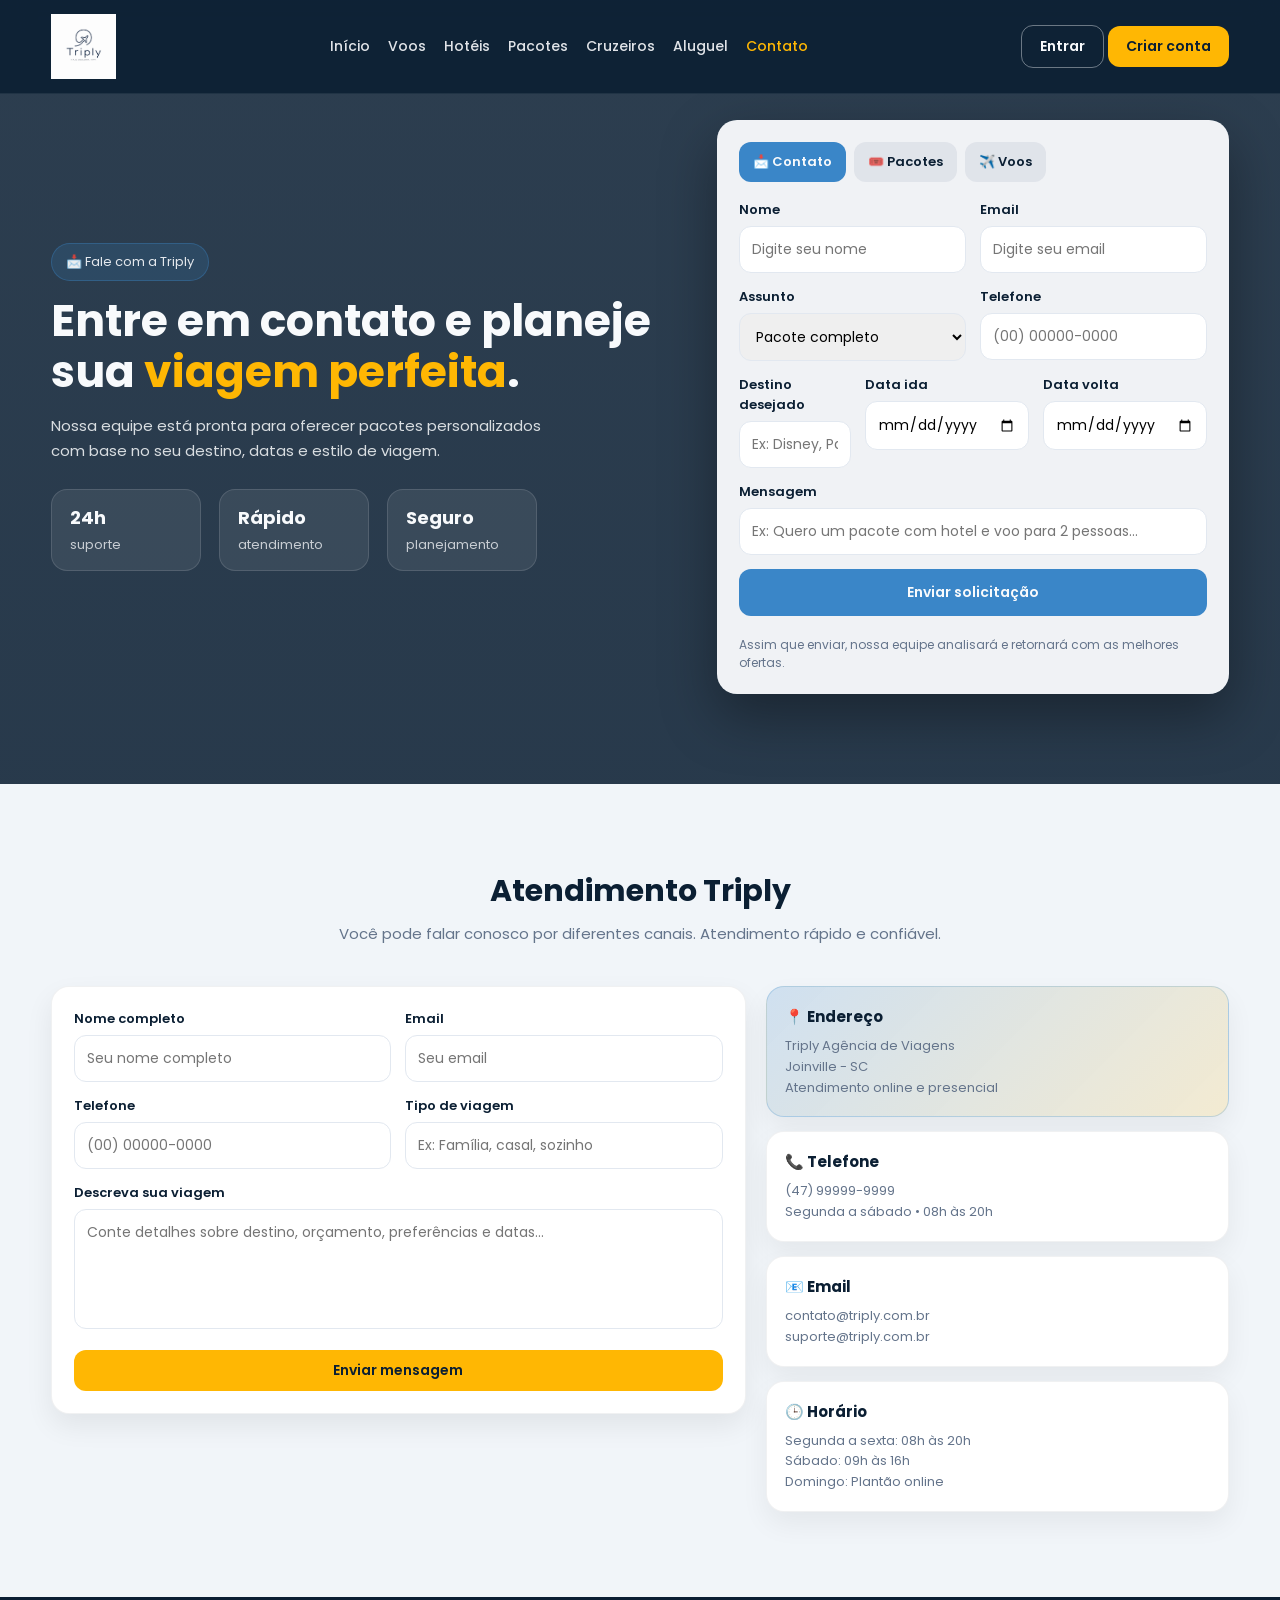
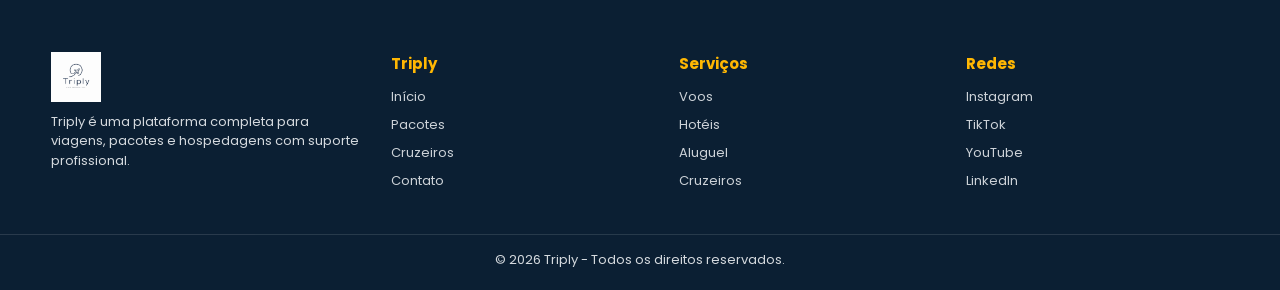
<file: assets/contato.html>
<!DOCTYPE html>
<html lang="pt-BR">
<head>
  <meta charset="UTF-8" />
  <meta name="viewport" content="width=device-width, initial-scale=1.0" />
  <title>Triply | Contato</title>

  <link rel="preconnect" href="https://fonts.googleapis.com">
  <link rel="preconnect" href="https://fonts.gstatic.com" crossorigin>

  <link href="https://fonts.googleapis.com/css2?family=Poppins:wght@300;400;500;600;700&display=swap" rel="stylesheet">

  <link rel="stylesheet" href="style.css">
</head>

<body>

 
  <header class="header">
    <div class="container header-inner">

      <a href="index.html">
        <img src="logo.png" alt="Logo Triply" class="brand-logo">
      </a>

      <nav class="nav">
        <a href="index.html">Início</a>
        <a href="voos.html">Voos</a>
        <a href="hoteis.html">Hotéis</a>
        <a href="pacotes.html">Pacotes</a>
        <a href="cruzeiros.html">Cruzeiros</a>
        <a href="aluguel.html">Aluguel</a>
        <a class="active" href="contato.html">Contato</a>
      </nav>

      <div class="header-actions">
        <a class="btn btn-outline" href="#">Entrar</a>
        <a class="btn btn-primary" href="#">Criar conta</a>
      </div>

    </div>
  </header>


  <section class="hero" style="background-image:url('https://images.unsplash.com/photo-1526779259212-939e64788e3f?auto=format&fit=crop&w=1600&q=80');">
    <div class="container">

      <div class="hero-inner">

        <div class="hero-text">
          <p class="hero-badge">📩 Fale com a Triply</p>

          <h1>Entre em contato e planeje sua <span>viagem perfeita</span>.</h1>

          <p class="hero-subtitle">
            Nossa equipe está pronta para oferecer pacotes personalizados com base no seu destino,
            datas e estilo de viagem.
          </p>

          <div class="hero-stats">
            <div class="stat">
              <strong>24h</strong>
              <span>suporte</span>
            </div>

            <div class="stat">
              <strong>Rápido</strong>
              <span>atendimento</span>
            </div>

            <div class="stat">
              <strong>Seguro</strong>
              <span>planejamento</span>
            </div>
          </div>
        </div>

        
        <div class="search-box">
          <div class="search-tabs">
            <button class="tab active" type="button">📩 Contato</button>
            <button class="tab" type="button">🎟️ Pacotes</button>
            <button class="tab" type="button">✈️ Voos</button>
          </div>

          <form class="search-form">
            <div class="form-row">
              <div class="form-group">
                <label for="nome">Nome</label>
                <input id="nome" type="text" placeholder="Digite seu nome" required>
              </div>

              <div class="form-group">
                <label for="email">Email</label>
                <input id="email" type="email" placeholder="Digite seu email" required>
              </div>
            </div>

            <div class="form-row">
              <div class="form-group">
                <label for="assunto">Assunto</label>
                <select id="assunto">
                  <option>Pacote completo</option>
                  <option>Passagem aérea</option>
                  <option>Hospedagem</option>
                  <option>Cruzeiro</option>
                  <option>Aluguel de lugar</option>
                  <option>Outro</option>
                </select>
              </div>

              <div class="form-group">
                <label for="telefone">Telefone</label>
                <input id="telefone" type="tel" placeholder="(00) 00000-0000" required>
              </div>
            </div>

            <div class="form-row three">
              <div class="form-group">
                <label for="destino">Destino desejado</label>
                <input id="destino" type="text" placeholder="Ex: Disney, Paris, Rio" required>
              </div>

              <div class="form-group">
                <label for="ida">Data ida</label>
                <input id="ida" type="date" required>
              </div>

              <div class="form-group">
                <label for="volta">Data volta</label>
                <input id="volta" type="date">
              </div>
            </div>

            <div class="form-group">
              <label for="mensagem">Mensagem</label>
              <input id="mensagem" type="text" placeholder="Ex: Quero um pacote com hotel e voo para 2 pessoas..." required>
            </div>

            <button class="btn btn-search" type="submit">Enviar solicitação</button>

            <p class="search-note">
              Assim que enviar, nossa equipe analisará e retornará com as melhores ofertas.
            </p>
          </form>
        </div>

      </div>
    </div>
  </section>

 
  <section class="section section-muted">
    <div class="container">

      <div class="section-header">
        <h2>Atendimento Triply</h2>
        <p>Você pode falar conosco por diferentes canais. Atendimento rápido e confiável.</p>
      </div>

      <div class="contact-grid">

        <form class="contact-form">
          <div class="input-row">
            <div class="input-group">
              <label for="nome2">Nome completo</label>
              <input id="nome2" type="text" placeholder="Seu nome completo" required>
            </div>

            <div class="input-group">
              <label for="email2">Email</label>
              <input id="email2" type="email" placeholder="Seu email" required>
            </div>
          </div>

          <div class="input-row">
            <div class="input-group">
              <label for="telefone2">Telefone</label>
              <input id="telefone2" type="tel" placeholder="(00) 00000-0000" required>
            </div>

            <div class="input-group">
              <label for="tipo">Tipo de viagem</label>
              <input id="tipo" type="text" placeholder="Ex: Família, casal, sozinho" required>
            </div>
          </div>

          <div class="input-group">
            <label for="mensagem2">Descreva sua viagem</label>
            <textarea id="mensagem2" placeholder="Conte detalhes sobre destino, orçamento, preferências e datas..." required></textarea>
          </div>

          <button class="btn btn-primary" type="submit">Enviar mensagem</button>
        </form>

        <div class="contact-info">

          <div class="info-box highlight">
            <h3>📍 Endereço</h3>
            <p>Triply Agência de Viagens<br>
              Joinville - SC<br>
              Atendimento online e presencial</p>
          </div>

          <div class="info-box">
            <h3>📞 Telefone</h3>
            <p>(47) 99999-9999<br>
              Segunda a sábado • 08h às 20h</p>
          </div>

          <div class="info-box">
            <h3>📧 Email</h3>
            <p>contato@triply.com.br<br>
              suporte@triply.com.br</p>
          </div>

          <div class="info-box">
            <h3>🕒 Horário</h3>
            <p>Segunda a sexta: 08h às 20h<br>
              Sábado: 09h às 16h<br>
              Domingo: Plantão online</p>
          </div>

        </div>

      </div>
    </div>
  </section>


  <footer class="footer">
    <div class="container footer-inner">

      <div class="footer-brand">
        <img src="logo.png" alt="Triply Logo" class="footer-logo">
        <p>Triply é uma plataforma completa para viagens, pacotes e hospedagens com suporte profissional.</p>
      </div>

      <div class="footer-col">
        <h4>Triply</h4>
        <a href="index.html">Início</a>
        <a href="pacotes.html">Pacotes</a>
        <a href="cruzeiros.html">Cruzeiros</a>
        <a href="contato.html">Contato</a>
      </div>

      <div class="footer-col">
        <h4>Serviços</h4>
        <a href="voos.html">Voos</a>
        <a href="hoteis.html">Hotéis</a>
        <a href="aluguel.html">Aluguel</a>
        <a href="cruzeiros.html">Cruzeiros</a>
      </div>

      <div class="footer-col">
        <h4>Redes</h4>
        <a href="#">Instagram</a>
        <a href="#">TikTok</a>
        <a href="#">YouTube</a>
        <a href="#">LinkedIn</a>
      </div>

    </div>

    <div class="footer-bottom">
      <p>© 2026 Triply - Todos os direitos reservados.</p>
    </div>
  </footer>

</body>
</html>
</file>
<file: assets/style.css>
:root {
  --dark-blue: #0B1F33;
  --blue: #3A86C8;
  --yellow: #FFB703;
  --white: #F8FAFC;
  --black: #111827;
  --muted: #f1f5f9;
  --gray: #64748b;
}

* {
  margin: 0;
  padding: 0;
  box-sizing: border-box;
  font-family: "Poppins", sans-serif;
}

html {
  scroll-behavior: smooth;
}

body {
  background: var(--white);
  color: var(--black);
  overflow-x: hidden;
}

img {
  max-width: 100%;
  display: block;
}

.container {
  width: 92%;
  max-width: 1200px;
  margin: auto;
}

/* BUTTONS */
.btn {
  display: inline-flex;
  align-items: center;
  justify-content: center;
  text-decoration: none;
  border: none;
  cursor: pointer;
  font-weight: 600;
  border-radius: 12px;
  padding: 10px 18px;
  transition: 0.25s;
  font-size: 14px;
}

.btn-primary {
  background: var(--yellow);
  color: var(--dark-blue);
}

.btn-primary:hover {
  transform: translateY(-2px);
  box-shadow: 0 12px 25px rgba(255, 183, 3, 0.35);
}

.btn-outline {
  background: transparent;
  color: var(--white);
  border: 1px solid rgba(248, 250, 252, 0.4);
}

.btn-outline:hover {
  border-color: var(--yellow);
  color: var(--yellow);
}

.btn-dark {
  background: var(--dark-blue);
  color: var(--white);
}

.btn-dark:hover {
  background: var(--blue);
}

/* HEADER */
.header {
  position: fixed;
  top: 0;
  width: 100%;
  z-index: 999;
  padding: 14px 0;
  background: rgba(11, 31, 51, 0.88);
  backdrop-filter: blur(14px);
  border-bottom: 1px solid rgba(248, 250, 252, 0.08);
}

.header-inner {
  display: flex;
  align-items: center;
  justify-content: space-between;
  gap: 18px;
}

.brand-logo {
  height: 65px;
  width: auto;
  object-fit: contain;
}

.nav {
  display: flex;
  gap: 18px;
}

.nav a {
  color: rgba(248, 250, 252, 0.9);
  text-decoration: none;
  font-size: 14px;
  font-weight: 500;
  transition: 0.25s;
}

.nav a:hover,
.nav a.active {
  color: var(--yellow);
}

/* HERO */
.hero {
  padding-top: 120px;
  padding-bottom: 90px;
  background-size: cover;
  background-position: center;
  position: relative;
}

.hero::before {
  content: "";
  position: absolute;
  inset: 0;
  background: linear-gradient(rgba(11, 31, 51, 0.86), rgba(11, 31, 51, 0.88));
}

.hero .container {
  position: relative;
  z-index: 2;
}

.hero-inner {
  display: grid;
  grid-template-columns: 1.1fr 0.9fr;
  gap: 40px;
  align-items: center;
}

.hero-badge {
  display: inline-block;
  background: rgba(58, 134, 200, 0.18);
  color: rgba(248, 250, 252, 0.9);
  border: 1px solid rgba(58, 134, 200, 0.35);
  padding: 8px 14px;
  border-radius: 999px;
  font-size: 13px;
  margin-bottom: 15px;
}

.hero-text h1 {
  color: var(--white);
  font-size: 44px;
  line-height: 1.15;
  margin-bottom: 15px;
}

.hero-text h1 span {
  color: var(--yellow);
}

.hero-subtitle {
  color: rgba(248, 250, 252, 0.85);
  font-size: 15px;
  line-height: 1.7;
  max-width: 520px;
}

.hero-stats {
  margin-top: 25px;
  display: flex;
  gap: 18px;
  flex-wrap: wrap;
}

.stat {
  background: rgba(248, 250, 252, 0.08);
  border: 1px solid rgba(248, 250, 252, 0.12);
  border-radius: 16px;
  padding: 14px 18px;
  min-width: 150px;
}

.stat strong {
  color: var(--white);
  font-size: 18px;
  display: block;
}

.stat span {
  color: rgba(248, 250, 252, 0.75);
  font-size: 13px;
}

/* SEARCH BOX */
.search-box {
  background: rgba(248, 250, 252, 0.96);
  border-radius: 20px;
  padding: 22px;
  box-shadow: 0 22px 55px rgba(0, 0, 0, 0.35);
}

.search-tabs {
  display: flex;
  gap: 8px;
  flex-wrap: wrap;
  margin-bottom: 18px;
}

.tab {
  border: none;
  background: rgba(148, 163, 184, 0.18);
  padding: 10px 14px;
  border-radius: 12px;
  font-weight: 600;
  font-size: 13px;
  cursor: pointer;
  transition: 0.25s;
  color: var(--dark-blue);
}

.tab.active {
  background: var(--blue);
  color: var(--white);
}

.search-form {
  display: flex;
  flex-direction: column;
  gap: 14px;
}

.form-row {
  display: grid;
  grid-template-columns: repeat(2, 1fr);
  gap: 14px;
}

.form-row.three {
  grid-template-columns: repeat(3, 1fr);
}

.form-group label {
  display: block;
  font-size: 13px;
  font-weight: 600;
  color: var(--dark-blue);
  margin-bottom: 6px;
}

.form-group input,
.form-group select {
  width: 100%;
  padding: 12px;
  border-radius: 12px;
  border: 1px solid #e2e8f0;
  outline: none;
  font-size: 14px;
}

.form-group input:focus,
.form-group select:focus {
  border: 1px solid var(--blue);
}

.btn-search {
  width: 100%;
  padding: 13px;
  background: var(--blue);
  color: var(--white);
}

.btn-search:hover {
  transform: translateY(-2px);
  box-shadow: 0 15px 35px rgba(58, 134, 200, 0.35);
}

.search-note {
  font-size: 12px;
  color: var(--gray);
  margin-top: 6px;
  line-height: 1.5;
}

/* SECTIONS */
.section {
  padding: 85px 0;
}

.section-muted {
  background: var(--muted);
}

.section-header {
  text-align: center;
  margin-bottom: 40px;
}

.section-header h2 {
  font-size: 30px;
  color: var(--dark-blue);
  margin-bottom: 8px;
}

.section-header p {
  color: var(--gray);
  font-size: 15px;
  max-width: 650px;
  margin: auto;
  line-height: 1.6;
}

/* SERVICES */
.service-grid {
  display: grid;
  grid-template-columns: repeat(3, 1fr);
  gap: 18px;
}

.service-card {
  background: white;
  border-radius: 18px;
  padding: 24px;
  box-shadow: 0 10px 25px rgba(0, 0, 0, 0.07);
  transition: 0.25s;
  border: 1px solid rgba(15, 23, 42, 0.06);
}

.service-card:hover {
  transform: translateY(-6px);
  border-left: 5px solid var(--yellow);
}

.service-icon {
  font-size: 28px;
  margin-bottom: 12px;
}

.service-card h3 {
  font-size: 16px;
  color: var(--dark-blue);
  margin-bottom: 8px;
}

.service-card p {
  font-size: 14px;
  color: var(--gray);
  line-height: 1.6;
}

/* GRID CARDS */
.cards-grid {
  display: grid;
  grid-template-columns: repeat(3, 1fr);
  gap: 18px;
}

/* CARD BASE */
.card {
  background: white;
  border-radius: 18px;
  overflow: hidden;
  box-shadow: 0 12px 28px rgba(0, 0, 0, 0.08);
  border: 1px solid rgba(15, 23, 42, 0.06);
  transition: 0.25s;
}

.card:hover {
  transform: translateY(-6px);
}

.card img {
  width: 100%;
  height: 190px;
  object-fit: cover;
}

.card-body {
  padding: 18px;
}

.card-body h3 {
  font-size: 16px;
  color: var(--dark-blue);
  margin-bottom: 6px;
}

.card-body p {
  font-size: 13px;
  color: var(--gray);
  margin-bottom: 12px;
  line-height: 1.5;
}

.card-footer {
  display: flex;
  justify-content: space-between;
  align-items: center;
  gap: 12px;
}

.card-footer strong {
  font-size: 16px;
  color: var(--blue);
}

/* TAG DISCOUNT */
.tag {
  position: absolute;
  top: 14px;
  right: 14px;
  background: var(--yellow);
  color: var(--dark-blue);
  padding: 8px 12px;
  border-radius: 12px;
  font-weight: 800;
  font-size: 12px;
  box-shadow: 0 10px 18px rgba(255, 183, 3, 0.25);
}

.card-img-wrap {
  position: relative;
}

/* CONTACT */
.contact-grid {
  display: grid;
  grid-template-columns: 1.2fr 0.8fr;
  gap: 20px;
  align-items: start;
}

.contact-form {
  background: white;
  border-radius: 18px;
  padding: 22px;
  box-shadow: 0 12px 28px rgba(0, 0, 0, 0.07);
  border: 1px solid rgba(15, 23, 42, 0.06);
  display: flex;
  flex-direction: column;
  gap: 14px;
}

.input-row {
  display: grid;
  grid-template-columns: repeat(2, 1fr);
  gap: 14px;
}

.input-group label {
  display: block;
  margin-bottom: 6px;
  font-weight: 600;
  font-size: 13px;
  color: var(--dark-blue);
}

.input-group input,
.input-group textarea {
  width: 100%;
  padding: 12px;
  border-radius: 12px;
  border: 1px solid #e2e8f0;
  outline: none;
  font-size: 14px;
}

.input-group textarea {
  height: 120px;
  resize: none;
}

.input-group input:focus,
.input-group textarea:focus {
  border: 1px solid var(--blue);
}

.contact-info {
  display: flex;
  flex-direction: column;
  gap: 14px;
}

.info-box {
  background: white;
  border-radius: 18px;
  padding: 18px;
  box-shadow: 0 12px 28px rgba(0, 0, 0, 0.06);
  border: 1px solid rgba(15, 23, 42, 0.06);
}

.info-box h3 {
  color: var(--dark-blue);
  font-size: 15px;
  margin-bottom: 8px;
}

.info-box p {
  color: var(--gray);
  font-size: 13px;
  line-height: 1.6;
}

.info-box.highlight {
  background: linear-gradient(135deg, rgba(58, 134, 200, 0.18), rgba(255, 183, 3, 0.16));
  border: 1px solid rgba(58, 134, 200, 0.25);
}

/* FOOTER */
.footer {
  background: var(--dark-blue);
  padding: 55px 0 20px;
  color: var(--white);
}

.footer-inner {
  display: grid;
  grid-template-columns: 1.2fr repeat(3, 1fr);
  gap: 25px;
}

.footer-logo {
  height: 50px;
  margin-bottom: 10px;
}

.footer-brand p {
  opacity: 0.85;
  font-size: 13px;
  line-height: 1.5;
}

.footer-col h4 {
  margin-bottom: 12px;
  color: var(--yellow);
  font-size: 15px;
}

.footer-col a {
  display: block;
  text-decoration: none;
  color: rgba(248, 250, 252, 0.82);
  margin-bottom: 8px;
  font-size: 13px;
  transition: 0.25s;
}

.footer-col a:hover {
  color: var(--yellow);
}

.footer-bottom {
  border-top: 1px solid rgba(248, 250, 252, 0.14);
  margin-top: 35px;
  padding-top: 15px;
  text-align: center;
  opacity: 0.85;
  font-size: 13px;
}

/* RESPONSIVE */
@media (max-width: 1100px) {
  .hero-inner {
    grid-template-columns: 1fr;
  }

  .cards-grid {
    grid-template-columns: repeat(2, 1fr);
  }

  .service-grid {
    grid-template-columns: repeat(2, 1fr);
  }

  .contact-grid {
    grid-template-columns: 1fr;
  }

  .footer-inner {
    grid-template-columns: repeat(2, 1fr);
  }
}

@media (max-width: 720px) {
  .nav {
    display: none;
  }

  .hero-text h1 {
    font-size: 34px;
  }

  .form-row,
  .form-row.three {
    grid-template-columns: 1fr;
  }

  .service-grid {
    grid-template-columns: 1fr;
  }

  .cards-grid {
    grid-template-columns: 1fr;
  }

  .input-row {
    grid-template-columns: 1fr;
  }

  .footer-inner {
    grid-template-columns: 1fr;
  }
}

@media (max-width: 420px) {
  .hero-text h1 {
    font-size: 28px;
  }

  .hero-stats {
    flex-direction: column;
  }

  .stat {
    width: 100%;
  }
}
</file>
